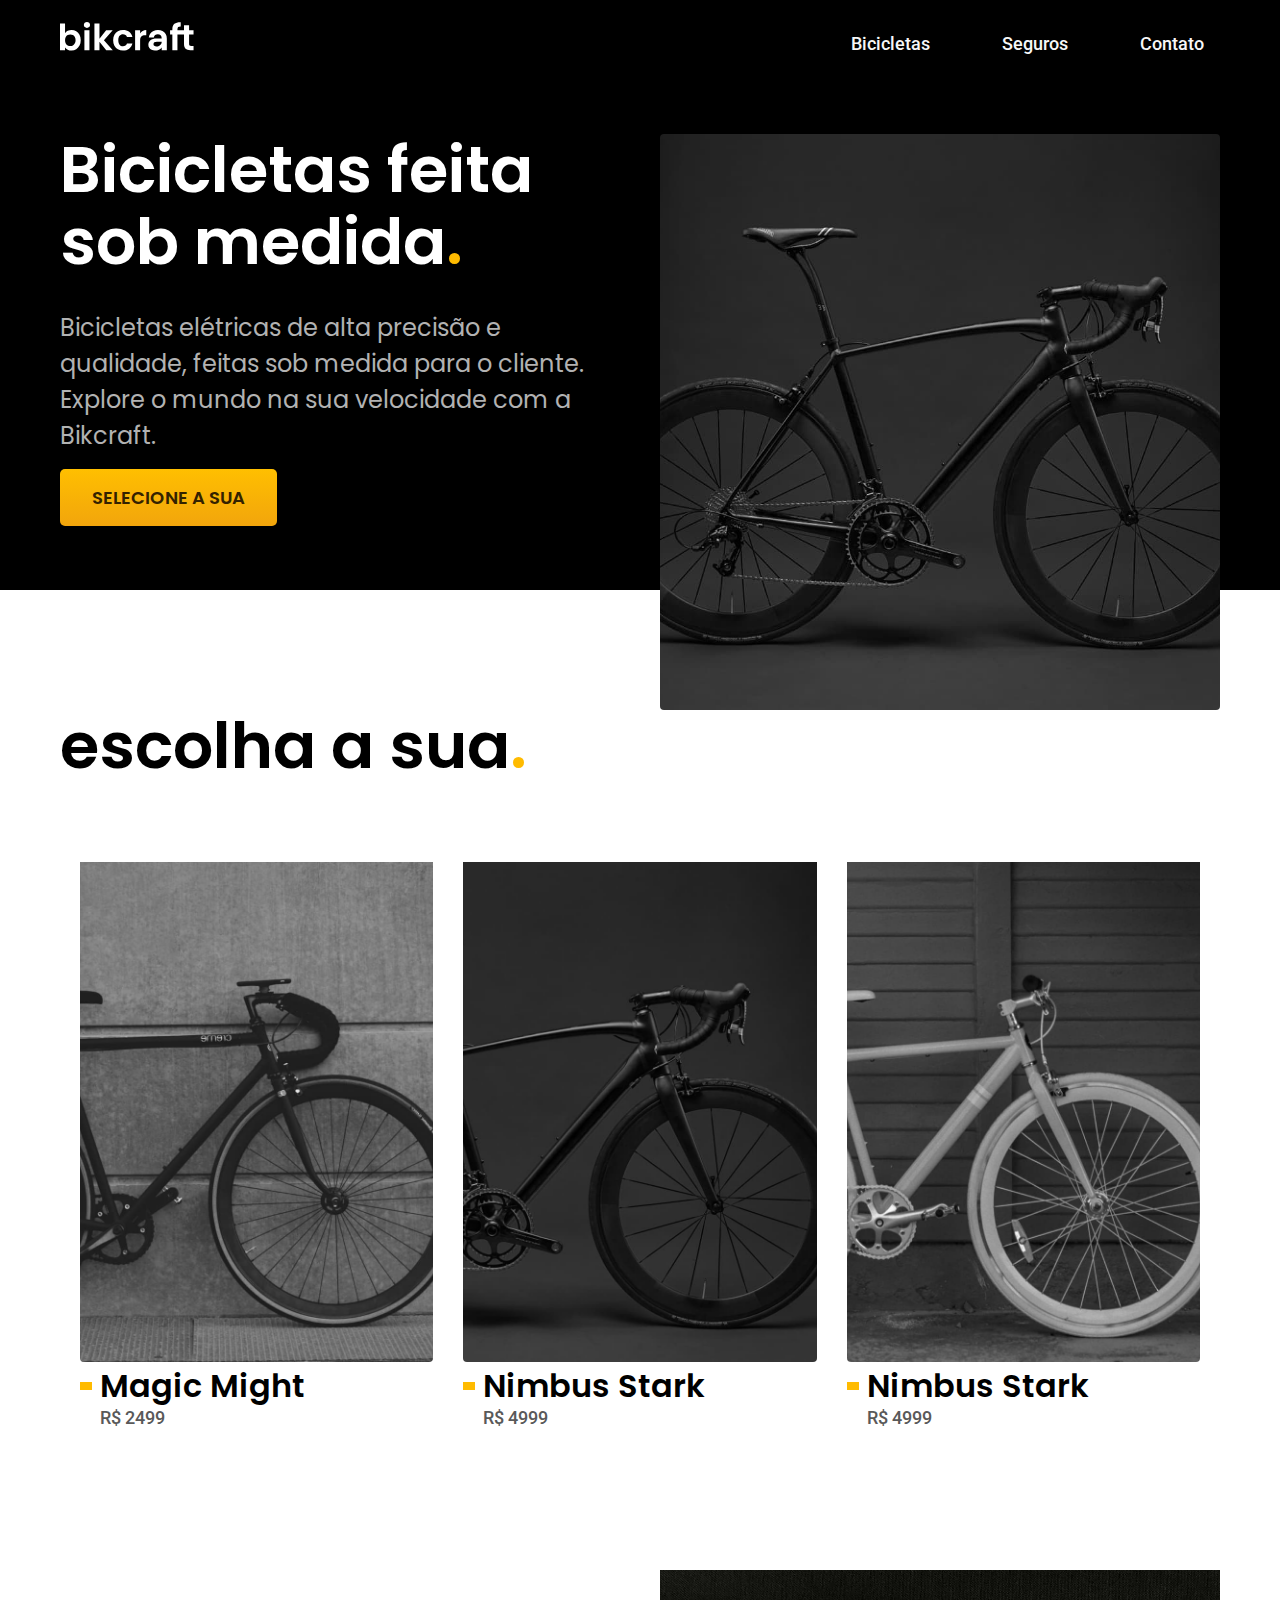
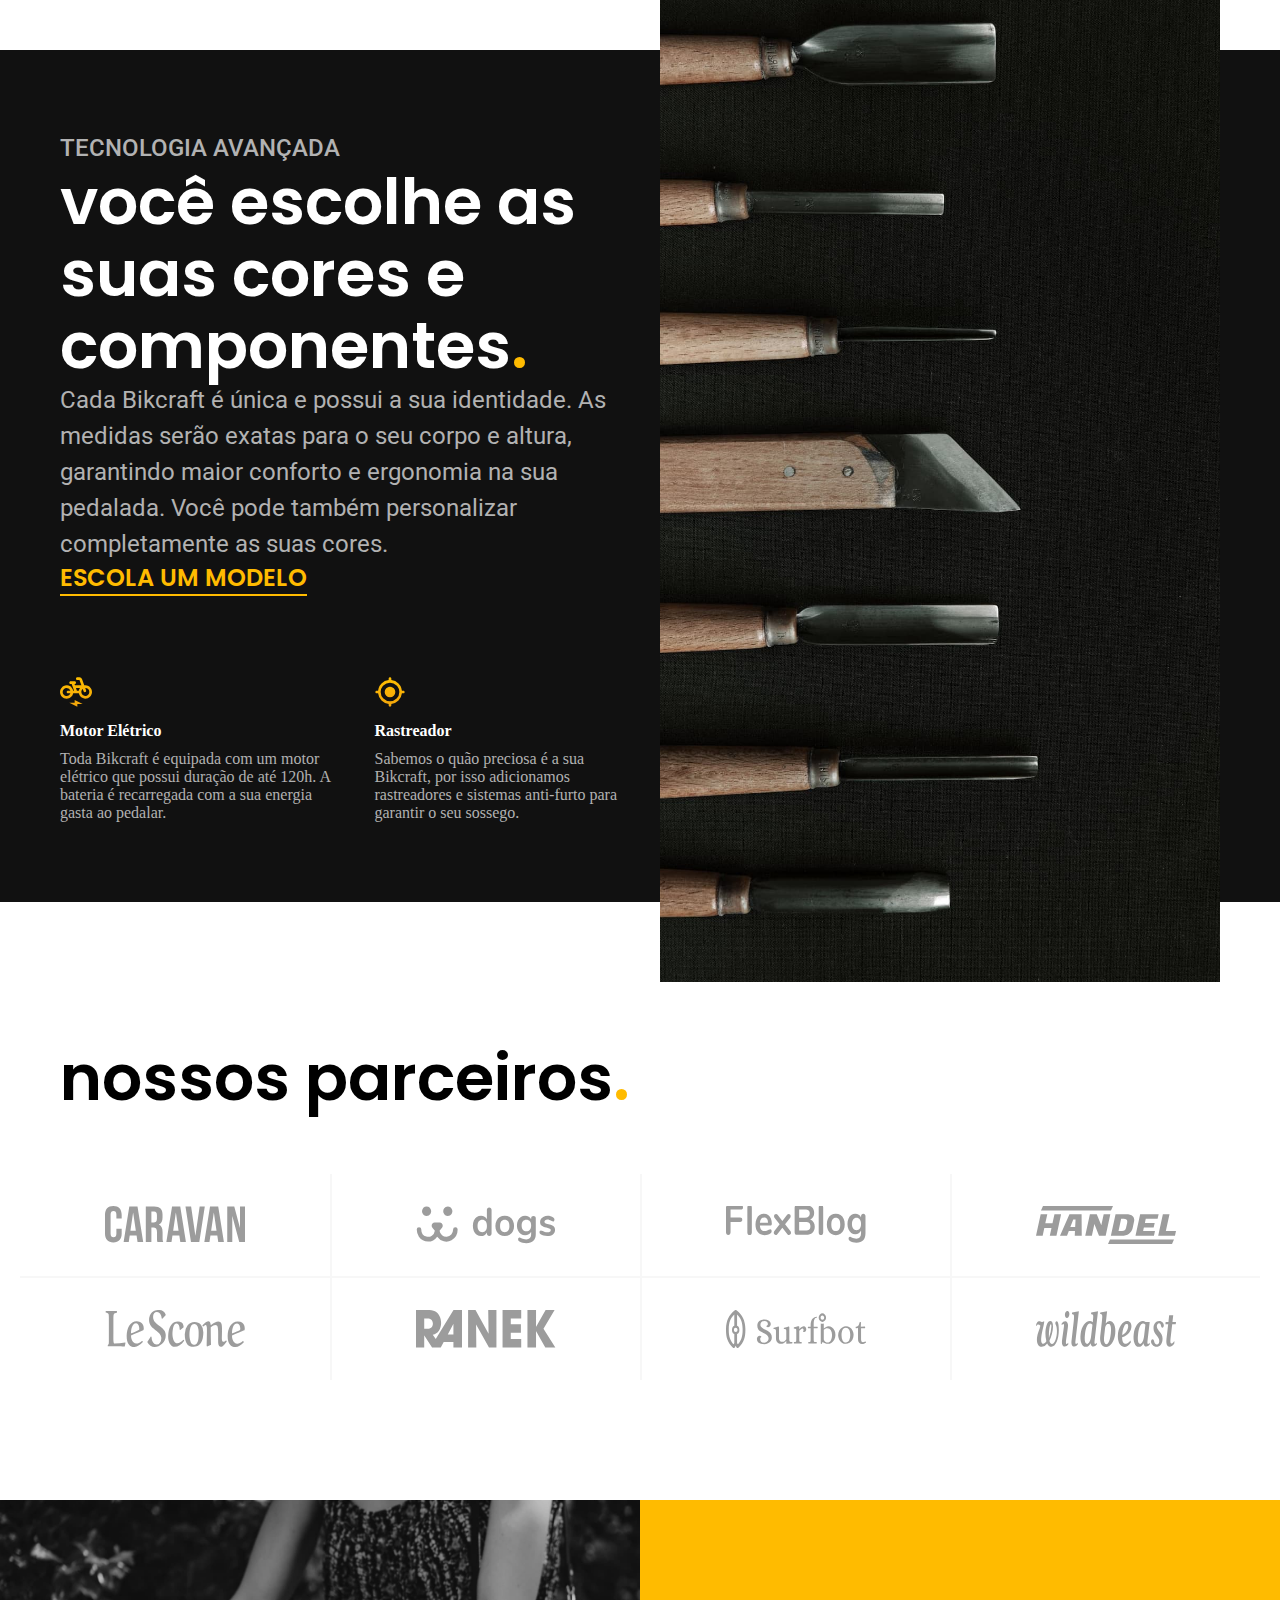
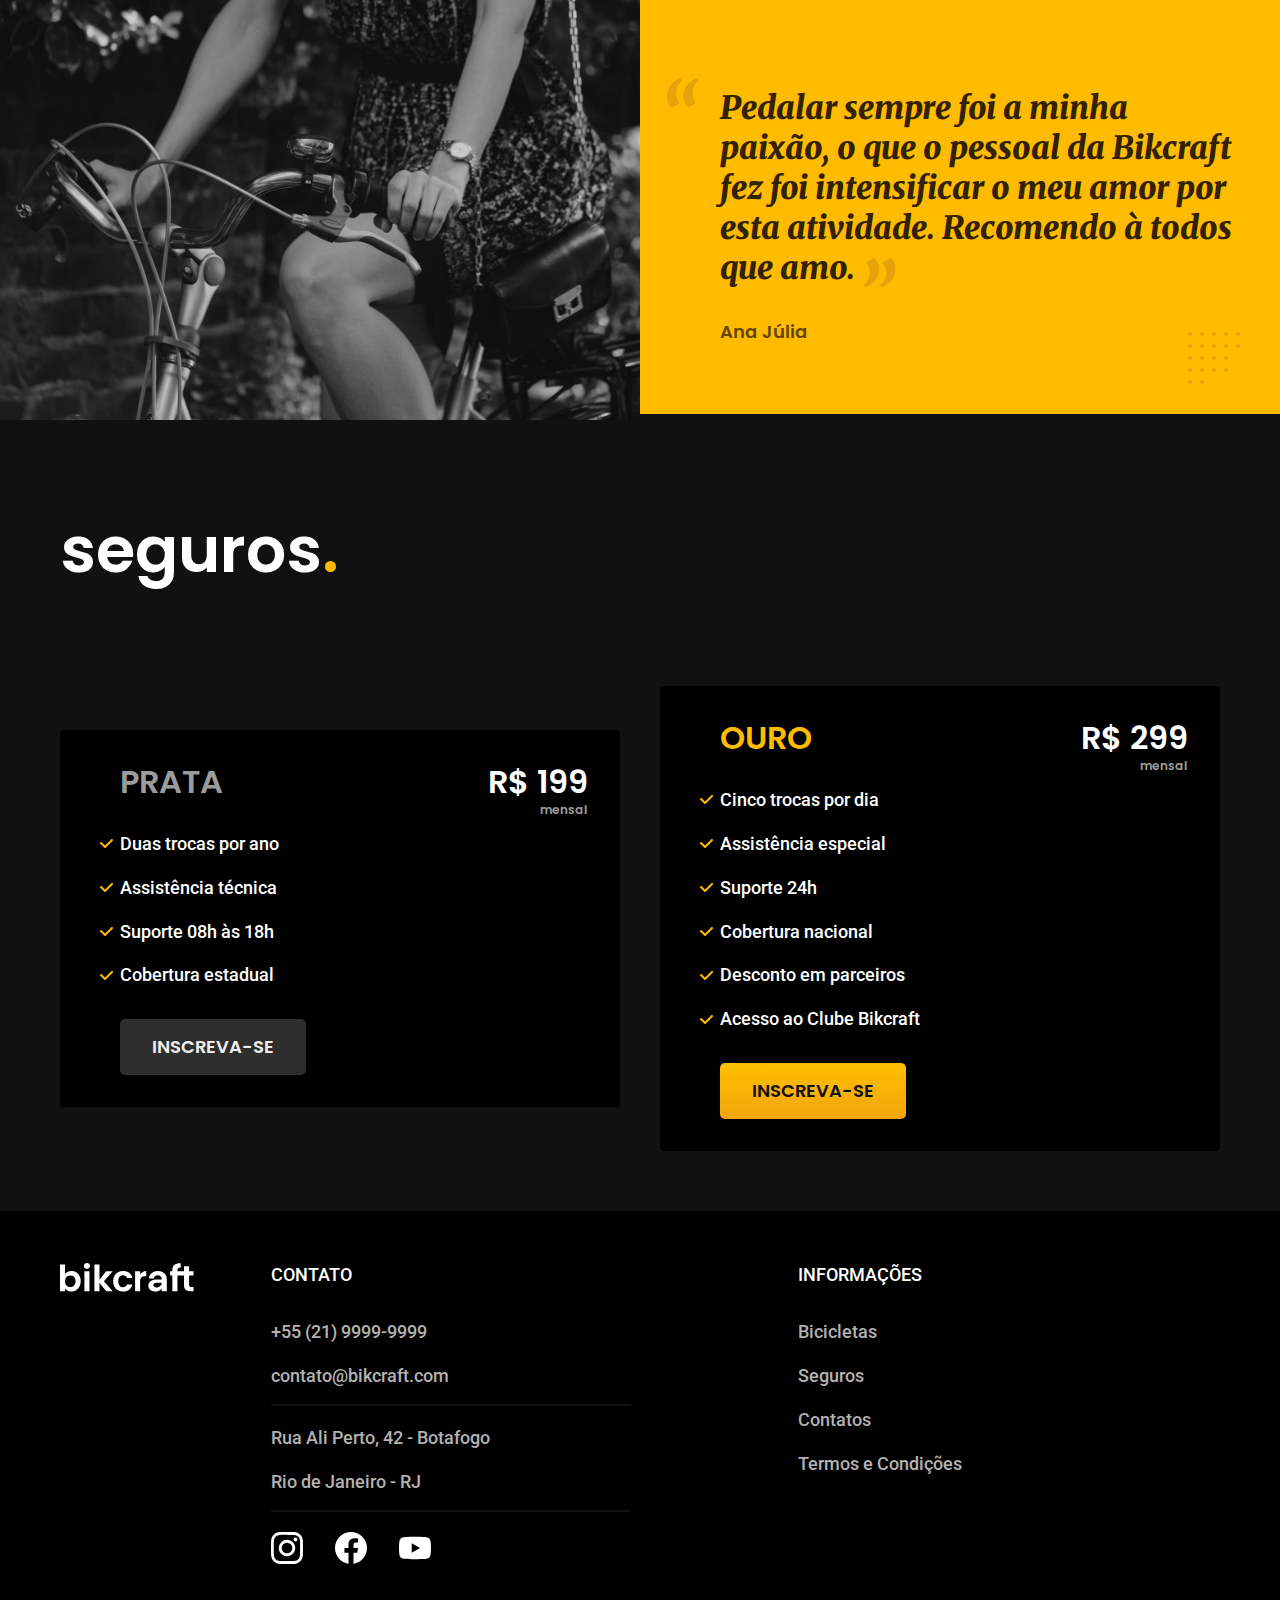
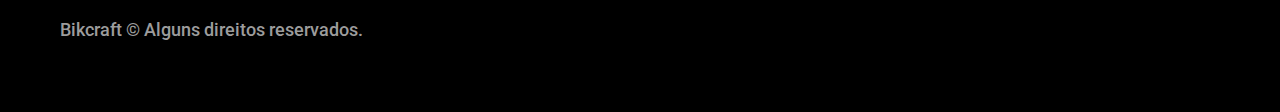
<file: index.html>
<!DOCTYPE html>
<html lang="pt-br">
<head>
    <meta charset="UTF-8">
    <meta http-equiv="X-UA-Compatible" content="IE=edge">
    <meta name="viewport" content="width=device-width, initial-scale=1.0">
    <title>Bikcraft - Bicicletas Elétricas</title>
    <link rel="stylesheet" href="css/style.css">
    <link rel="preconnect" href="https://fonts.googleapis.com">
    <link rel="preconnect" href="https://fonts.gstatic.com" crossorigin>
    <link href="https://fonts.googleapis.com/css2?family=Poppins:wght@400;500;600&family=Roboto:wght@400;500;700&display=swap" rel="stylesheet">
    <link href="https://fonts.googleapis.com/css2?family=Merriweather:wght@900&display=swap" rel="stylesheet">
</head>
<body>
    <div class="header-bg">
        <header class="header-menu">
            <a href="index.html"><img src="./img/bikcraft.svg" alt=""></a>
            <nav>
                <ul class=" font-2-m header-lista">
                    <li><a class="header-link" href="bicicletas.html">Bicicletas</a></li>
                    <li><a class="header-link" href="seguros.html">Seguros</a></li>
                    <li><a class="header-link" href="contato.html">Contato</a></li>
                </ul>
            </nav>
        </header>
    </div>


    <main class="introducao-bg">
 
        <div class="introducao container">
            <div class="introducao-conteudo ">
                <h1 class="cor-0 font-1-xxl">Bicicletas feita sob medida<span class="-cor-p1">.</span></h1>
                <p class="cor-5 font-1-l">Bicicletas elétricas de alta precisão e qualidade,  feitas sob medida para o cliente. Explore o mundo na sua velocidade com a Bikcraft.</p>
                <a class="botao -cor-p5" href="./bicicletas.html">Selecione a sua</a>
            </div>

            <div>
                <img src="./img/bicicleta/nimbus1.jpg" alt="">
            </div>
        </div>
    </main>

    <section class="bicicletas-intro container">
            <h2 class="font-1-xxl">escolha a sua<span class="ponto">.</span></h2>
            <ul class="bicicletas-lista">
                <li>
                    <a href="">
                        <img src="./img/bicicletas/magic-home.jpg" alt="">
                    </a>
                    <h3 class="font-1-xl">Magic Might</h3>
                    <span class="cor-8 font-2-m">R$ 2499</span>        
                </li>

                <li>
                    <a href="">
                        <img src="./img/bicicletas/nimbus-home.jpg" alt="">
                    </a>
                    <h3 class="font-1-xl">Nimbus Stark</h3>
                    <span class="cor-8 font-2-m">R$ 4999</span>        
                </li>

                <li>
                    <a href="">
                        <img src="./img/bicicletas/nebula-home.jpg" alt="">
                    </a>
                    <h3 class="font-1-xl">Nimbus Stark</h3>
                    <span class="cor-8 font-2-m">R$ 4999</span>        
                </li>
            </ul>
        </div>
    </section>

    <section class="tecnologia-bg">
        <div class="tecnologia-introducao container">

            <div class="tecnologia-texto">
                <h3 class="cor-5 font-2-l-b">Tecnologia Avançada</h3>
                <p class="cor-0 font-1-xxl">você escolhe as suas cores e componentes<span class="ponto">.</span></p>
                <p class="cor-5 font-2-l">Cada Bikcraft é única e possui a sua identidade. As medidas serão exatas para o seu corpo e altura, garantindo maior conforto e ergonomia na sua pedalada. Você pode também personalizar completamente as suas cores.</p>
                <a class="-cor-p1 font-1-m-b botao-dif" href="">Escola um modelo</a>
            

            
                <ul class="lista-coisas">
                    <li>
                        <img src="./img/icones/eletrica.svg" alt="">
                        <h4 class="cor-0">Motor Elétrico</h4>
                        <p class="cor-5">Toda Bikcraft é equipada com um motor elétrico que possui duração de até 120h. A bateria é recarregada com a sua energia gasta ao pedalar.</p>
                    </li>

                    <li>
                        <img src="./img/icones/rastreador.svg" alt="">
                        <h4 class="cor-0">Rastreador</h4>
                        <p class="cor-5">Sabemos o quão preciosa é a sua Bikcraft, por isso adicionamos rastreadores e sistemas anti-furto para garantir o seu sossego.</p>
                    </li>
                </ul>
            </div>
            

        <div class="tecnologia-imagem">
            <img src="./img/fotos/tecnologia.jpg" alt="">
        </div>
    
    </section>

    <section class="parceiros">
        
        <h2 class="container font-1-xxl">nossos parceiros<span class="ponto">.</span></h2>

            
        <ul class="parceiros-lista">
            <li class="leocone"><img src="./img/parceiros/caravan.svg" alt=""></li>
            <li><img src="./img/parceiros/dogs.svg" alt=""></li>
            <li><img src="./img/parceiros/flexblog.svg" alt=""></li>
            <li><img src="./img/parceiros/handel.svg" alt=""></li>
            <li  class="leocone"><img src="./img/parceiros/lescone.svg" alt=""></li>
            <li><img src="./img/parceiros/ranek.svg" alt=""></li>
            <li><img src="./img/parceiros/surfbot.svg" alt=""></li>
            <li><img src="./img/parceiros/wildbeast.svg" alt=""></li>
        </ul>
    </section>

    <section class="depoimento">
        <div class="sim">
            <img width="1560" height="1360"  src="./img/fotos/depoimento.jpg" alt="">
        </div>
        
        <div class="depoimento-texto">
            <blockquote class="font-1-xl cor-p5">
                <p class="paragrafo">Pedalar sempre foi a minha paixão, o que o pessoal da Bikcraft fez foi intensificar o meu amor por esta atividade. Recomendo à todos que amo.</p>
            </blockquote>

            <span class="font-1-m-b cor-p4 depo_span">Ana Júlia</span>
        </div>
    </section>

    <article class="seguros-bg">
        <div class="seguros container">
            <h2 class="font-1-xxl cor-0">seguros<span class="ponto">.</span></h2>
            <div class="seguros-item primeiro_um">
                <h3 class="font-1-xl cor-6">Prata</h3>
                <span class="cor-0 font-1-xl">R$ 199 <span class="cor-6 font-1-xs">mensal</span></span>
                <ul class="seguros-lista font-2-m">
                    <li>Duas trocas por ano</li>
                    <li>Assistência técnica</li>
                    <li>Suporte 08h às 18h</li>
                    <li>Cobertura estadual</li>
                </ul>
                <a class="botao-secundario" href="">Inscreva-se</a>
            </div>

            <div class="seguros-item ouro">
                <h3 class="font-1-xl">Ouro</h3>
                <span  class="cor-0 font-1-xl">R$ 299 <span class="cor-6 font-1-xs">mensal</span></span>
                <ul class="seguros-lista font-2-m">
                    <li>Cinco trocas por dia</li>
                    <li>Assistência especial</li>
                    <li>Suporte 24h</li>
                    <li>Cobertura nacional</li>
                    <li>Desconto em parceiros</li>
                    <li>Acesso ao Clube Bikcraft</li>
                </ul>
                <a class="botao" href="">Inscreva-se</a>
            </div>
        </div>
    </article>

    <footer class="footer-bg ">
        <div class="footer_container container">
            <div class="footer_logo"> 
                <img src="./img/bikcraft.svg" alt="">
            </div>
    
            <div class="footer_contato">
                <h3 class="font-2-l-b cor-0">Contato</h3>
                <ul class="lista_final apenas font-2-m">
                    <li>+55 (21) 9999-9999</li>
                    <li>contato@bikcraft.com</li>
                    <li>Rua Ali Perto, 42 - Botafogo</li>
                    <li>Rio de Janeiro - RJ</li>
                </ul>
            </div>

            <div class="socials">
                <ul class="lista_socials ">
                    <li><a href=""> <img src="./img/redes/instagram.svg" alt=""> </a></li>
                    <li><a href="">  <img src="./img/redes/facebook.svg" alt=""> </a></li>
                    <li><a href="">  <img src="./img/redes/youtube.svg" alt=""> </a></li>
                </ul>
            </div>

            <div class="footer_informacoes">
                <h3 class="font-2-l-b cor-0">Informações</h3>
                <ul class="lista_final font-2-m">
                    <li>Bicicletas</li>
                    <li>Seguros</li>
                    <li>Contatos</li>
                    <li>Termos e Condições</li>
                </ul>    
            </div>
            <p class="footer-copy font-2-m cor-6">Bikcraft © Alguns direitos reservados.</p>
        </div>

  

 


    </footer>

</body>
</html>
</file>
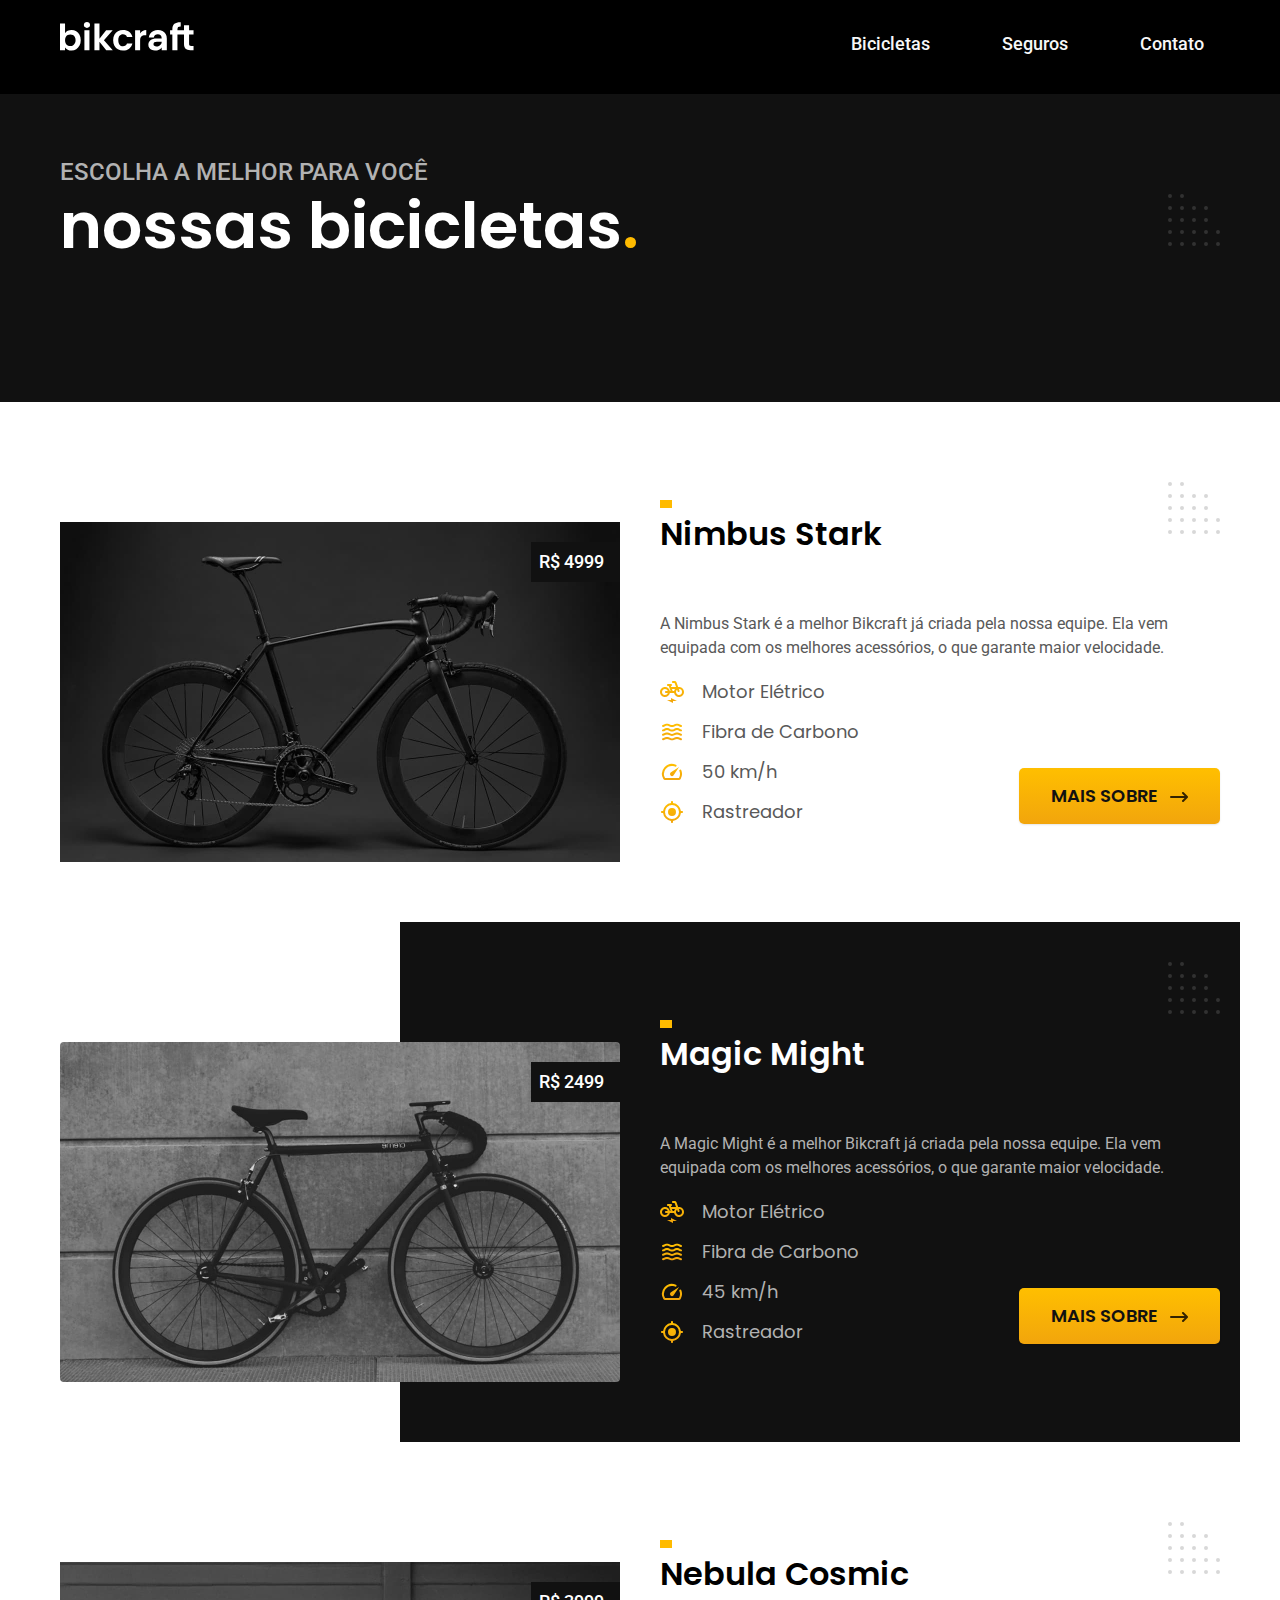
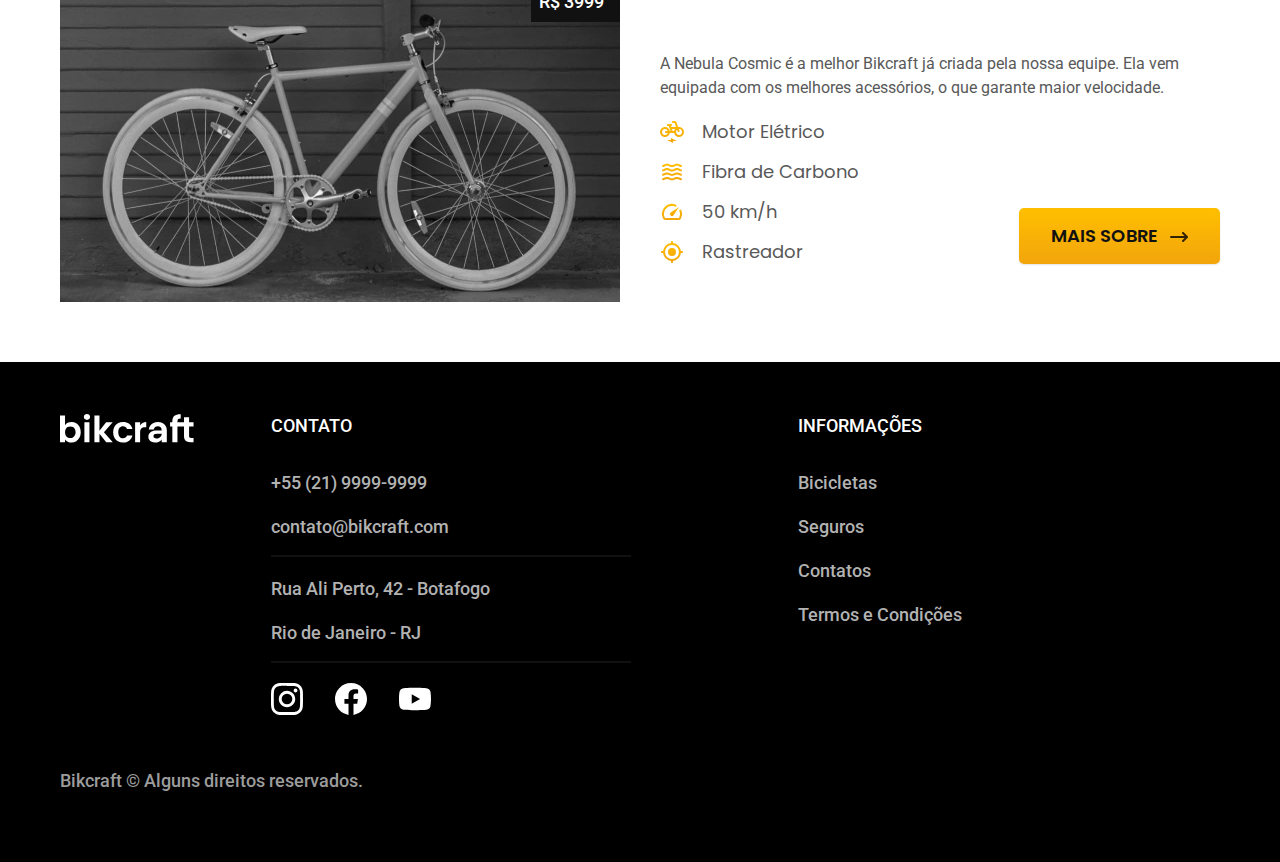
<file: bicicletas.html>
<!DOCTYPE html>
<html lang="pt-br">
<head>
    <meta charset="UTF-8">
    <meta http-equiv="X-UA-Compatible" content="IE=edge">
    <meta name="viewport" content="width=device-width, initial-scale=1.0">
    <title>Bikcraft - Bicicletas Elétricas</title>
    <link rel="stylesheet" href="css/style.css">
    <link rel="preconnect" href="https://fonts.googleapis.com">
    <link rel="preconnect" href="https://fonts.gstatic.com" crossorigin>
    <link href="https://fonts.googleapis.com/css2?family=Poppins:wght@400;500;600&family=Roboto:wght@400;500;700&display=swap" rel="stylesheet">
    <link href="https://fonts.googleapis.com/css2?family=Merriweather:wght@900&display=swap" rel="stylesheet">
</head>
<body>
    <div class="header-bg">
        <header class="header-menu">
            <a href="index.html"><img src="./img/bikcraft.svg" alt=""></a>
            <nav>
                <ul class=" font-2-m header-lista">
                    <li><a class="header-link" href="bicicletas.html">Bicicletas</a></li>
                    <li><a class="header-link"href="seguros.html">Seguros</a></li>
                    <li><a class="header-link"href="contato.html">Contato</a></li>
                </ul>
            </nav>
        </header>
    </div>

    <div class="titulo-bg">
        <div class="titulo container">
            <p class="font-2-l-b cor-5">ESCOLHA A MELHOR PARA VOCÊ</p>
            <h1 class="font-1-xxl cor-0">nossas bicicletas<span class="ponto">.</span></h1>
        </div>
    </div>

    <div class="container bicicletas-menu">
        <div class="bicicleta__imagem">
            <img  src="./img/bicicletas/nimbus.jpg" alt="">
            <span class="preco cor-0 font-2-m">R$ 4999</span>
        </div>

        <div class="bicicletas_conteudo">
            <h2 class="menorzin font-1-xxl">Nimbus Stark</h2>
            <p class="font-2-s cor-8">A Nimbus Stark é a melhor Bikcraft já criada pela nossa equipe. Ela vem equipada com os melhores acessórios, o que garante maior velocidade.</p>
            <ul class="font-1-m bicicleta-lista cor-8">
                <li>
                    <img src="./img/icones/eletrica.svg" alt="">
                    <span>Motor Elétrico</span>
                </li>

                <li>
                    <img src="./img/icones/carbono.svg" alt="">
                    <span>Fibra de Carbono</span>
                </li>

                <li>
                    <img src="./img/icones/velocidade.svg" alt="">
                    <span>50 km/h</span>
                </li>

                <li>
                    <img src="./img/icones/rastreador.svg" alt="">
                    <span>Rastreador</span>
                </li>
                
            </ul>
            <a class="botao botao-espec" href="">Mais Sobre</a>
        </div>
    </div>

    <div class="container bicicletas-menu might absoluto">
        <div class="bicicleta__imagem"> 
            <span class="preco cor-0 font-2-m">R$ 2499</span>
            <img class="bicicleta__imagem" src="./img/bicicletas/magic.jpg" alt="">
        </div>

        <div class="bicicletas_conteudo">
            <h2 class="menorzin font-1-xxl cor-0">Magic Might</h2>
            <p class="font-2-s cor-5">A Magic Might é a melhor Bikcraft já criada pela nossa equipe. Ela vem equipada com os melhores acessórios, o que garante maior velocidade.</p>
            <ul class="font-1-m bicicleta-lista cor-5">
                <li>
                    <img src="./img/icones/eletrica.svg" alt="">
                    <span>Motor Elétrico</span>
                </li>

                <li>
                    <img src="./img/icones/carbono.svg" alt="">
                    <span>Fibra de Carbono</span>
                </li>

                <li>
                    <img src="./img/icones/velocidade.svg" alt="">
                    <span>45 km/h</span>
                </li>

                <li>
                    <img src="./img/icones/rastreador.svg" alt="">
                    <span>Rastreador</span>
                </li>
                
            </ul>
            <a class="botao botao-espec" href="">Mais Sobre</a>
        </div>
    </div>

    <div class="container bicicletas-menu nebula">
        <div class="bicicleta__imagem">
            <img  src="./img/bicicletas/nebula.jpg" alt="">
            <span class="preco cor-0 font-2-m">R$ 3999</span>
        </div>

        <div class="bicicletas_conteudo">
            <h2 class="menorzin font-1-xxl">Nebula Cosmic</h2>
            <p class="font-2-s cor-8">A Nebula Cosmic é a melhor Bikcraft já criada pela nossa equipe. Ela vem equipada com os melhores acessórios, o que garante maior velocidade.</p>
            <ul class="font-1-m bicicleta-lista cor-8">
                <li>
                    <img src="./img/icones/eletrica.svg" alt="">
                    <span>Motor Elétrico</span>
                </li>

                <li>
                    <img src="./img/icones/carbono.svg" alt="">
                    <span>Fibra de Carbono</span>
                </li>

                <li>
                    <img src="./img/icones/velocidade.svg" alt="">
                    <span>50 km/h</span>
                </li>

                <li>
                    <img src="./img/icones/rastreador.svg" alt="">
                    <span>Rastreador</span>
                </li>
                
            </ul>
            <a class="botao botao-espec" href="">Mais Sobre</a>
        </div>
    </div>

    <footer class="footer-bg ">
        <div class="footer_container container">
            <div class="footer_logo"> 
                <img src="./img/bikcraft.svg" alt="">
            </div>
    
            <div class="footer_contato">
                <h3 class="font-2-l-b cor-0">Contato</h3>
                <ul class="lista_final apenas font-2-m">
                    <li>+55 (21) 9999-9999</li>
                    <li>contato@bikcraft.com</li>
                    <li>Rua Ali Perto, 42 - Botafogo</li>
                    <li>Rio de Janeiro - RJ</li>
                </ul>
            </div>

            <div class="socials">
                <ul class="lista_socials ">
                    <li><a href=""> <img src="./img/redes/instagram.svg" alt=""> </a></li>
                    <li><a href="">  <img src="./img/redes/facebook.svg" alt=""> </a></li>
                    <li><a href="">  <img src="./img/redes/youtube.svg" alt=""> </a></li>
                </ul>
            </div>

            <div class="footer_informacoes">
                <h3 class="font-2-l-b cor-0">Informações</h3>
                <ul class="lista_final font-2-m">
                    <li>Bicicletas</li>
                    <li>Seguros</li>
                    <li>Contatos</li>
                    <li>Termos e Condições</li>
                </ul>    
            </div>
            <p class="footer-copy font-2-m cor-6">Bikcraft © Alguns direitos reservados.</p>
        </div>

  

 


    </footer>

</body>
</html>
</file>
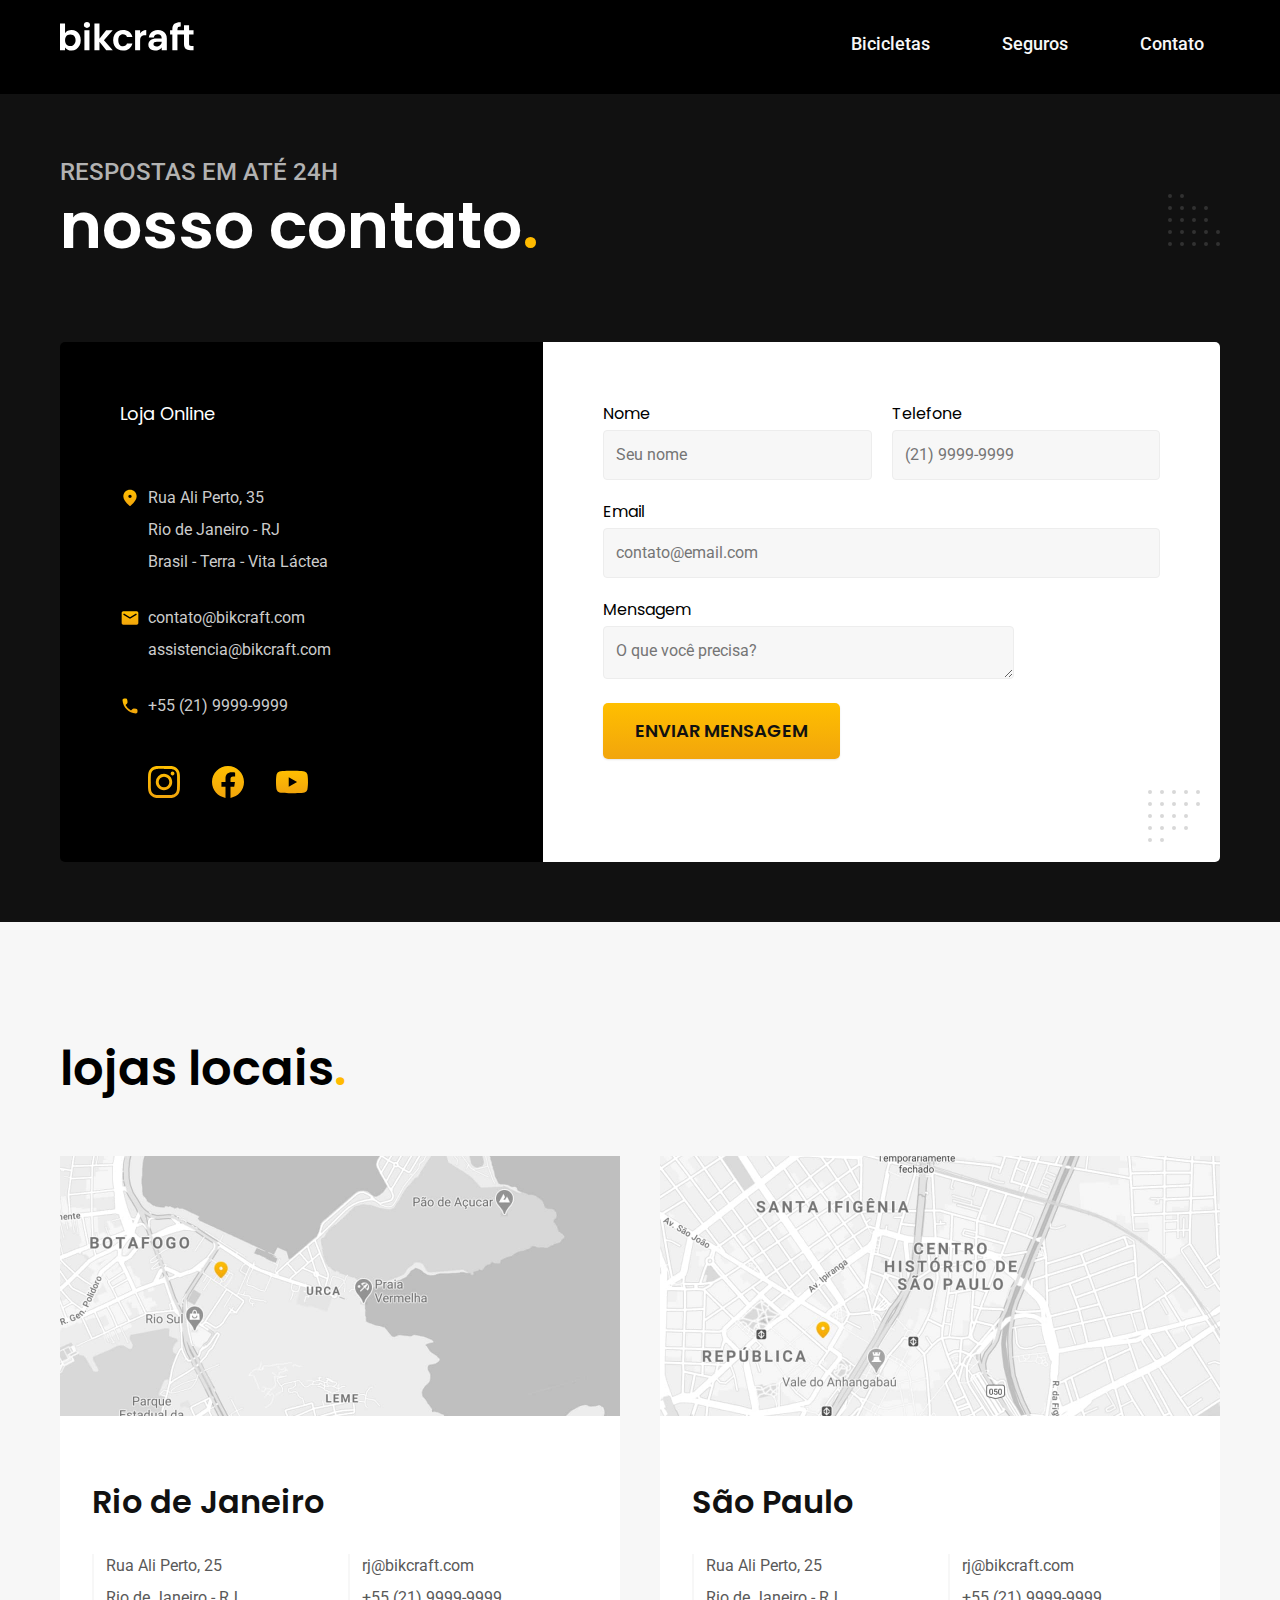
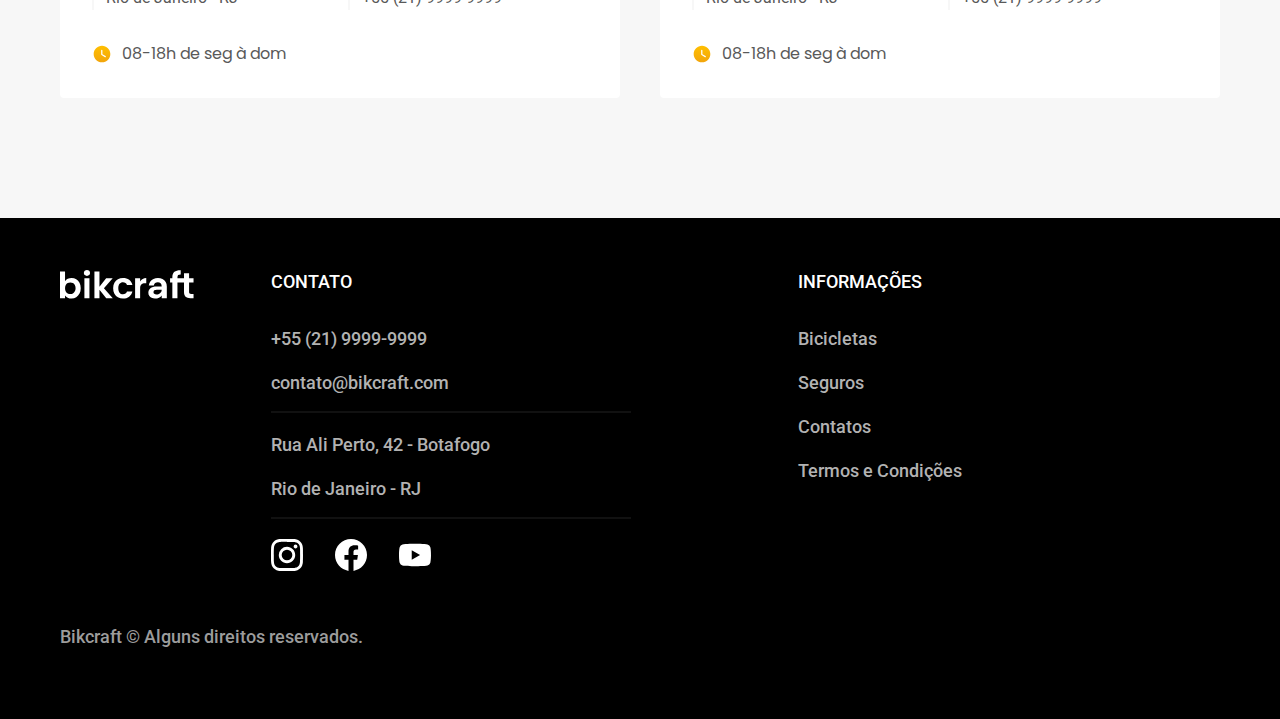
<file: contato.html>
<!DOCTYPE html>
<html lang="pt-br">
<head>
    <meta charset="UTF-8">
    <meta http-equiv="X-UA-Compatible" content="IE=edge">
    <meta name="viewport" content="width=device-width, initial-scale=1.0">
    <title>Bikcraft - Bicicletas Elétricas</title>
    <link rel="stylesheet" href="css/style.css">
    <link rel="preconnect" href="https://fonts.googleapis.com">
    <link rel="preconnect" href="https://fonts.gstatic.com" crossorigin>
    <link href="https://fonts.googleapis.com/css2?family=Poppins:wght@400;500;600&family=Roboto:wght@400;500;700&display=swap" rel="stylesheet">
    <link href="https://fonts.googleapis.com/css2?family=Merriweather:wght@900&display=swap" rel="stylesheet">
</head>
<body id="contato">
    <div class="header-bg">
        <header class="header-menu">
            <a href="index.html"><img src="./img/bikcraft.svg" alt=""></a>
            <nav>
                <ul class=" font-2-m header-lista">
                    <li><a class="header-link" href="bicicletas.html">Bicicletas</a></li>
                    <li><a class="header-link"href="seguros.html">Seguros</a></li>
                    <li><a class="header-link"href="contato.html">Contato</a></li>
                </ul>
            </nav>
        </header>
    </div>


    <article class="contato-bg titulo-bg">
        <div class="container titulo">
            <p class="font-2-l-b cor-5">RESPOSTAS EM ATÉ 24H</p>
            <h1 class="font-1-xxl cor-0">nosso contato<span class="cor-p1">.</span></h1>
        </div>

        <div class="contato container">
            <section class="contato__bg">
                <h2 class="font-1-m cor-0">Loja Online</h2>
                <div class="contato-endereco font-2-s cor-4">
                    
                    <p>Rua Ali Perto, 35</p>
                    <p>Rio de Janeiro - RJ </p>
                    <p>Brasil - Terra - Vita Láctea</p>
                </div>

                <div class="contato-email font-2-s cor-4">
                    <address>
                        <a href="">contato@bikcraft.com</a>
                        <a href="">assistencia@bikcraft.com</a>
                        <a href="" class="telefone">+55 (21) 9999-9999</a>

                    </address>
                </div>

                <div class="contato-redes">
                    <a href=""><img src="./img/redes/instagram-p.svg" alt=""></a>
                    <a href=""><img src="./img/redes/facebook-p.svg" alt=""></a>
                    <a href=""><img src="./img/redes/youtube-p.svg" alt=""></a>
                </div>

            </section>
                <section class="form-bg"">
                    <form class="form" action="">
                        <div>
                            <label for="">Nome</label>
                            <input type="text" id="nome" name="nome" placeholder="Seu nome">
                        </div>
                        <div>
                            <label for="">Telefone</label>
                            <input type="text" id="telefone" name="telefone" placeholder="(21) 9999-9999">
                        </div>
                        <div class="col-2">
                            <label for="email">Email</label>
                            <input type="emai" id="email" name="email" placeholder="contato@email.com">
                        </div>
                        <div class="col-2"">
                            <label for="">Mensagem</label>
                            <textarea name="mensagem" id="mensagem" style="width: 411px; height: 53px;" placeholder="O que você precisa?"></textarea>
                        </div>
                        <button class="botao spec col-2">Enviar Mensagem</button>
                    </form>
                </section>


        </div>

    </article>

    <article class="container lojas">
        <h2 class="font-1-xxl">lojas locais<span>.</span></h2>
        <div class="lojas-item">
            <img src="./img/lojas/rj.jpg" alt="">

            <div class="endereco_fim font-2-s cor-8">
                <h3 class="font-1-xl cor-11">Rio de Janeiro</h3>

                <div class="loja-dados">
                    <p>Rua Ali Perto, 25</p>
                    <p>Rio de Janeiro - RJ</p>
                </div>
                <div class="loja-dados">
                    <p>rj@bikcraft.com</p>
                    <p>+55 (21) 9999-9999</p>
                </div>
                
                
                <p class="lojas-tempo font-1-s">
                    <img src="./img/icones/horario.svg" alt=""> 08-18h de seg à dom
                </p>
                
            </div>
            
        </div>
        

        <div class="lojas-item">
            <img src="./img/lojas/sp.jpg" alt="">
            <div class="endereco_fim font-2-s cor-8">
                <h3 class="font-1-xl cor-11">São Paulo</h3>

                <div class="loja-dados">
                    <p>Rua Ali Perto, 25</p>
                    <p>Rio de Janeiro - RJ</p>
                </div>
                <div class="loja-dados">
                    <p>rj@bikcraft.com</p>
                    <p>+55 (21) 9999-9999</p>
                </div>
                <p class="lojas-tempo font-1-s">
                    <img src="./img/icones/horario.svg" alt=""> 08-18h de seg à dom
                </p>
                
            </div>
        </div>

        
    </article>

    <footer class="footer-bg ">
        <div class="footer_container container">
            <div class="footer_logo"> 
                <img src="./img/bikcraft.svg" alt="">
            </div>
    
            <div class="footer_contato">
                <h3 class="font-2-l-b cor-0">Contato</h3>
                <ul class="lista_final apenas font-2-m">
                    <li>+55 (21) 9999-9999</li>
                    <li>contato@bikcraft.com</li>
                    <li>Rua Ali Perto, 42 - Botafogo</li>
                    <li>Rio de Janeiro - RJ</li>
                </ul>
            </div>

            <div class="socials">
                <ul class="lista_socials ">
                    <li><a href=""> <img src="./img/redes/instagram.svg" alt=""> </a></li>
                    <li><a href="">  <img src="./img/redes/facebook.svg" alt=""> </a></li>
                    <li><a href="">  <img src="./img/redes/youtube.svg" alt=""> </a></li>
                </ul>
            </div>

            <div class="footer_informacoes">
                <h3 class="font-2-l-b cor-0">Informações</h3>
                <ul class="lista_final font-2-m">
                    <li>Bicicletas</li>
                    <li>Seguros</li>
                    <li>Contatos</li>
                    <li>Termos e Condições</li>
                </ul>    
            </div>
            <p class="footer-copy font-2-m cor-6">Bikcraft © Alguns direitos reservados.</p>
        </div>

  

 


    </footer>

</body>
</html>
</file>
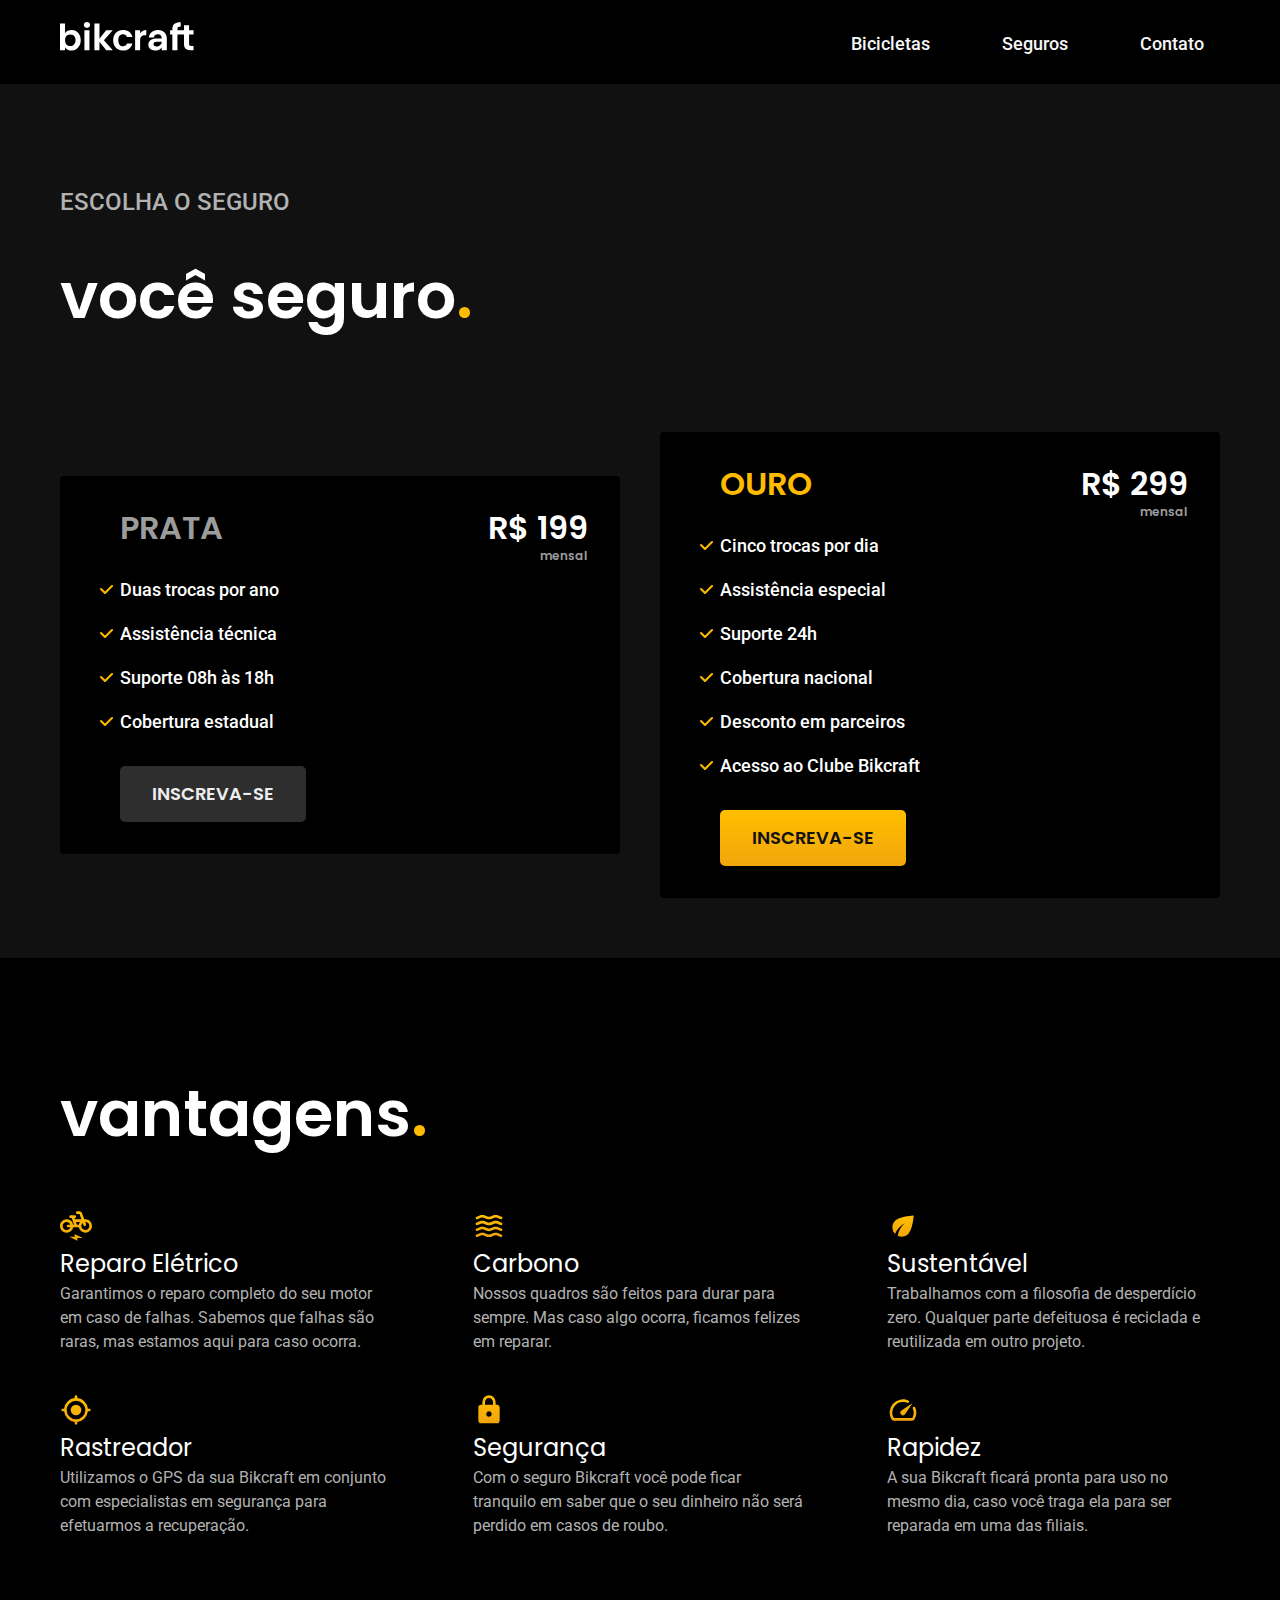
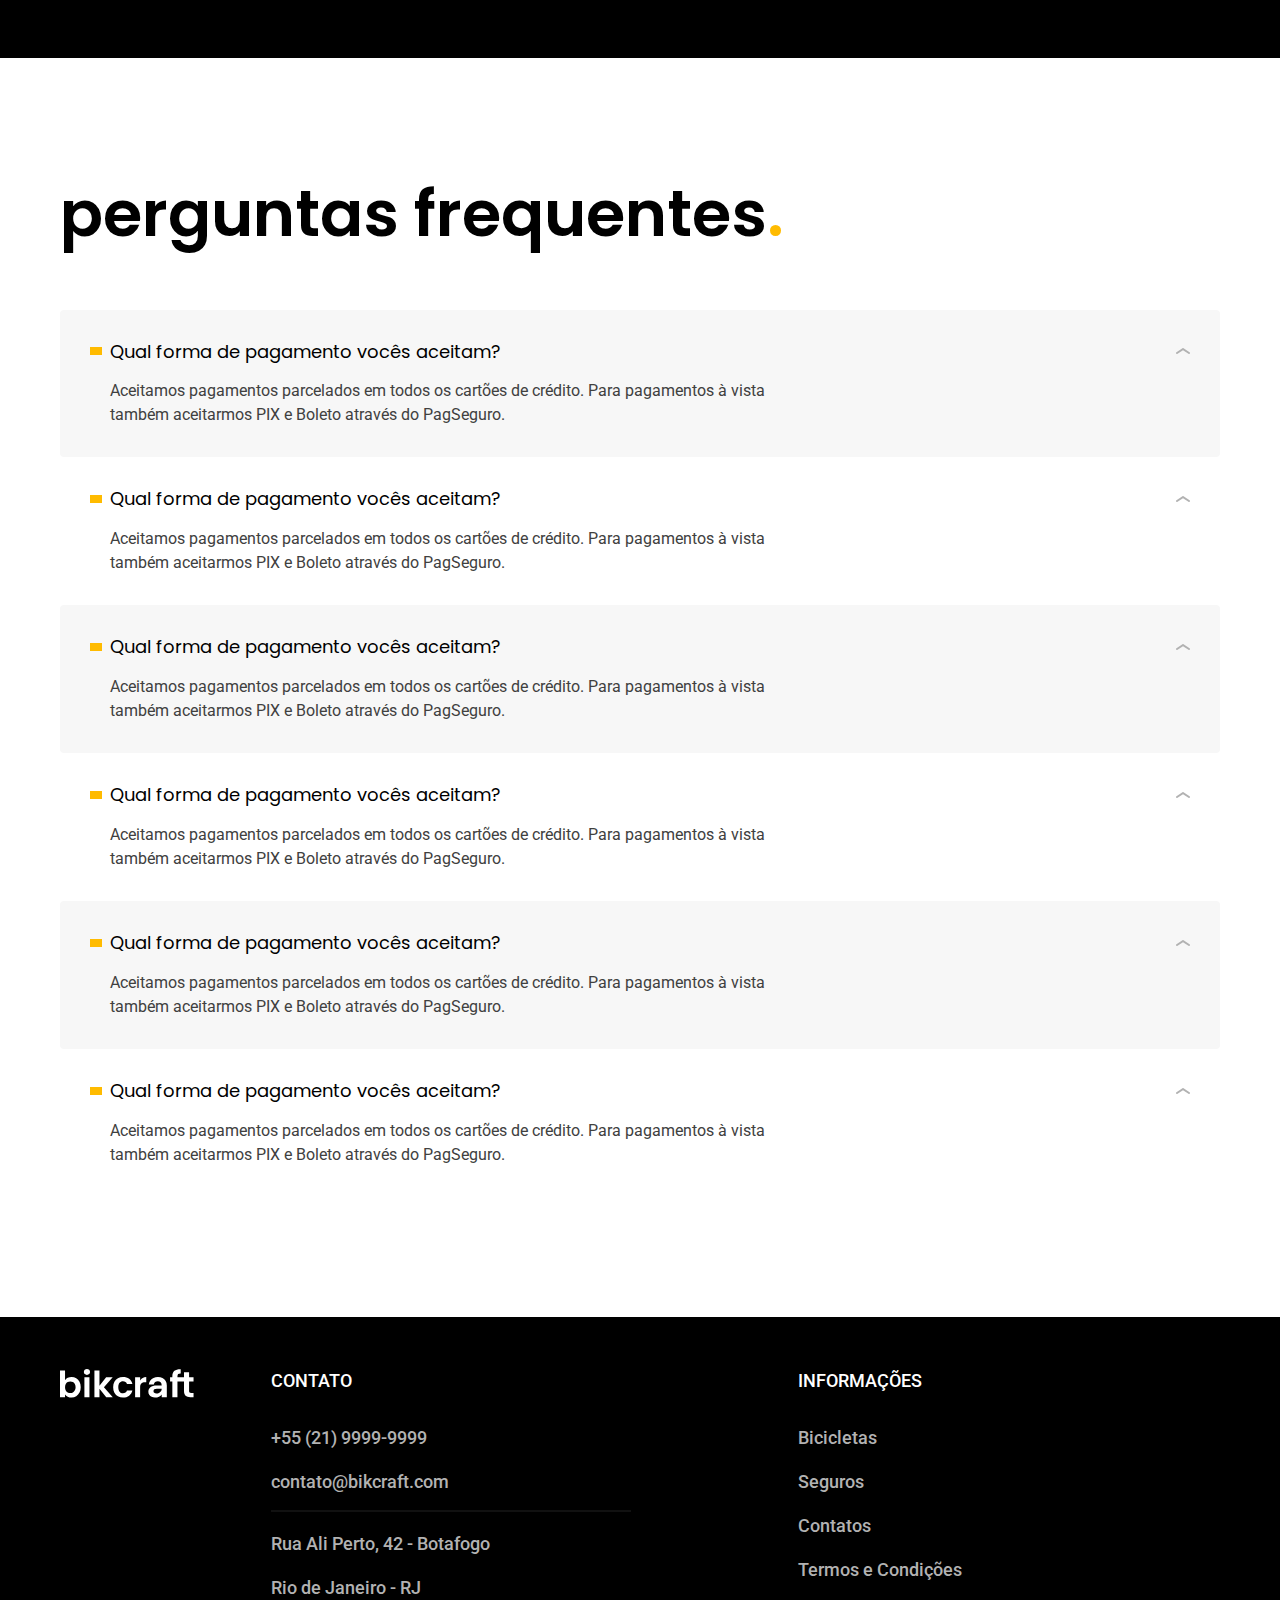
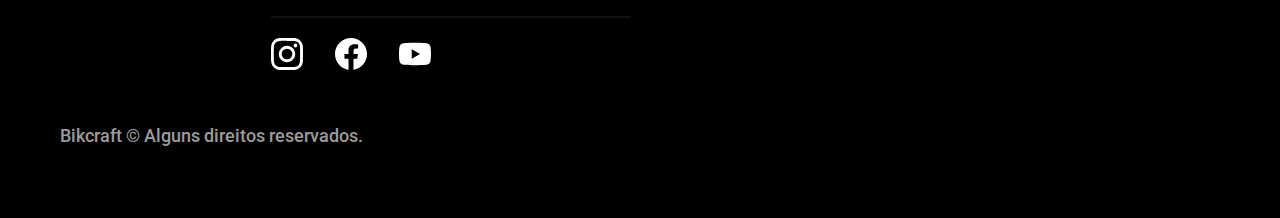
<file: seguros.html>
<!DOCTYPE html>
<html lang="pt-br">
<head>
    <meta charset="UTF-8">
    <meta http-equiv="X-UA-Compatible" content="IE=edge">
    <meta name="viewport" content="width=device-width, initial-scale=1.0">
    <title>Bikcraft - Bicicletas Elétricas</title>
    <link rel="stylesheet" href="css/style.css">
    <link rel="preconnect" href="https://fonts.googleapis.com">
    <link rel="preconnect" href="https://fonts.gstatic.com" crossorigin>
    <link href="https://fonts.googleapis.com/css2?family=Poppins:wght@400;500;600&family=Roboto:wght@400;500;700&display=swap" rel="stylesheet">
    <link href="https://fonts.googleapis.com/css2?family=Merriweather:wght@900&display=swap" rel="stylesheet">
</head>
<body>
    <div class="header-bg">
        <header class="header-menu">
            <a href="index.html"><img src="./img/bikcraft.svg" alt=""></a>
            <nav>
                <ul class=" font-2-m header-lista">
                    <li><a class="header-link" href="bicicletas.html">Bicicletas</a></li>
                    <li><a class="header-link"href="seguros.html">Seguros</a></li>
                    <li><a class="header-link"href="contato.html">Contato</a></li>
                </ul>
            </nav>
        </header>
    </div>



    <article class="seguros-bg">
        <div class="seguros container">
            <p class="font-2-l-b cor-5">escolha o seguro</p>
            <h2 class="font-1-xxl cor-0">você seguro<span class="ponto">.</span></h2>
            <div class="seguros-item primeiro_um">
                <h3 class="font-1-xl cor-6">Prata</h3>
                <span class="cor-0 font-1-xl">R$ 199 <span class="cor-6 font-1-xs">mensal</span></span>
                <ul class="seguros-lista font-2-m">
                    <li>Duas trocas por ano</li>
                    <li>Assistência técnica</li>
                    <li>Suporte 08h às 18h</li>
                    <li>Cobertura estadual</li>
                </ul>
                <a class="botao-secundario" href="">Inscreva-se</a>
            </div>

            <div class="seguros-item ouro">
                <h3 class="font-1-xl">Ouro</h3>
                <span  class="cor-0 font-1-xl">R$ 299 <span class="cor-6 font-1-xs">mensal</span></span>
                <ul class="seguros-lista font-2-m">
                    <li>Cinco trocas por dia</li>
                    <li>Assistência especial</li>
                    <li>Suporte 24h</li>
                    <li>Cobertura nacional</li>
                    <li>Desconto em parceiros</li>
                    <li>Acesso ao Clube Bikcraft</li>
                </ul>
                <a class="botao" href="">Inscreva-se</a>
            </div>
        </div>
    </article>

    <article class="vantagens-bg">
        <div class="vantagens_container container">
            <h2 class="font-1-xxl cor-0">vantagens<span class="cor-p1">.</span></h2>
            <ul class="vantagens-lista">
                <li class="eletrica">
                    <img src="./img/icones/eletrica.svg" alt="">
                    <h3 class="font-1-l cor-0">Reparo Elétrico</h3>
                    <p class="font-2-s cor-5">Garantimos o reparo completo do seu motor em caso de falhas. Sabemos que falhas são raras, mas estamos aqui para caso ocorra.</p>
                </li>

                <li>
                    <img src="./img/icones/carbono.svg" alt="">
                    <h3 class="font-1-l cor-0"> Carbono</h3>
                    <p class="font-2-s cor-5">Nossos quadros são feitos para durar para sempre. Mas caso algo ocorra, ficamos felizes em reparar.</p>
                <li>
                    <img src="./img/icones/sustentavel.svg" alt="">
                    <h3 class="font-1-l cor-0">Sustentável</h3>
                    <p class="font-2-s cor-5">Trabalhamos com a filosofia de desperdício zero. Qualquer parte defeituosa é reciclada e reutilizada em outro projeto.</p>
                </li>

                <li>
                    <img src="./img/icones/rastreador.svg" alt="">
                    <h3 class="font-1-l cor-0">Rastreador</h3>
                    <p class="font-2-s cor-5">Utilizamos o GPS da sua Bikcraft em conjunto com especialistas em segurança para efetuarmos a recuperação.</p>
                </li>

                <li>
                    <img src="./img/icones/seguro.svg" alt="">
                    <h3 class="font-1-l cor-0">Segurança</h3>
                    <p class="font-2-s cor-5">Com o seguro Bikcraft você pode ficar tranquilo em saber que o seu dinheiro não será perdido em casos de roubo.</p>
                </li>
                
                <li>
                    <img src="./img/icones/velocidade.svg" alt="">
                    <h3 class="font-1-l cor-0">Rapidez</h3>
                    <p class="font-2-s cor-5">A sua Bikcraft ficará pronta para uso no mesmo dia, caso você traga ela para ser reparada em uma das filiais.</p>
                </li>
            </ul>               

        </div>
    </article>

    <article>
        <div class="container perguntas">
            <h2 class="font-1-xxl">perguntas frequentes<span class="ponto">.</span></h2>
            <dl>
                <div>
                    <dt class="font-1-m">Qual forma de pagamento vocês aceitam?</dt>
                    <dd class="font-2-s cor-9">Aceitamos pagamentos parcelados em todos os cartões de crédito. Para pagamentos à vista também aceitarmos PIX e Boleto através do PagSeguro.</dd>
                </div>

                <div>
                    <dt class="font-1-m">Qual forma de pagamento vocês aceitam?</dt>
                    <dd class="font-2-s cor-9">Aceitamos pagamentos parcelados em todos os cartões de crédito. Para pagamentos à vista também aceitarmos PIX e Boleto através do PagSeguro.</dd>
                </div>

                <div>
                    <dt class="font-1-m">Qual forma de pagamento vocês aceitam?</dt>
                    <dd class="font-2-s cor-9">Aceitamos pagamentos parcelados em todos os cartões de crédito. Para pagamentos à vista também aceitarmos PIX e Boleto através do PagSeguro.</dd>
                </div>

                <div>
                    <dt class="font-1-m">Qual forma de pagamento vocês aceitam?</dt>
                    <dd class="font-2-s cor-9">Aceitamos pagamentos parcelados em todos os cartões de crédito. Para pagamentos à vista também aceitarmos PIX e Boleto através do PagSeguro.</dd>
                </div>

                <div>
                    <dt class="font-1-m">Qual forma de pagamento vocês aceitam?</dt>
                    <dd class="font-2-s cor-9">Aceitamos pagamentos parcelados em todos os cartões de crédito. Para pagamentos à vista também aceitarmos PIX e Boleto através do PagSeguro.</dd>
                </div>

                <div>
                    <dt class="font-1-m">Qual forma de pagamento vocês aceitam?</dt>
                    <dd class="font-2-s cor-9">Aceitamos pagamentos parcelados em todos os cartões de crédito. Para pagamentos à vista também aceitarmos PIX e Boleto através do PagSeguro.</dd>
                </div>
            </dl>
        </div>
    </article>




    <footer class="footer-bg ">
        <div class="footer_container container">
            <div class="footer_logo"> 
                <img src="./img/bikcraft.svg" alt="">
            </div>
    
            <div class="footer_contato">
                <h3 class="font-2-l-b cor-0">Contato</h3>
                <ul class="lista_final apenas font-2-m">
                    <li>+55 (21) 9999-9999</li>
                    <li>contato@bikcraft.com</li>
                    <li>Rua Ali Perto, 42 - Botafogo</li>
                    <li>Rio de Janeiro - RJ</li>
                </ul>
            </div>

            <div class="socials">
                <ul class="lista_socials ">
                    <li><a href=""> <img src="./img/redes/instagram.svg" alt=""> </a></li>
                    <li><a href="">  <img src="./img/redes/facebook.svg" alt=""> </a></li>
                    <li><a href="">  <img src="./img/redes/youtube.svg" alt=""> </a></li>
                </ul>
            </div>

            <div class="footer_informacoes">
                <h3 class="font-2-l-b cor-0">Informações</h3>
                <ul class="lista_final font-2-m">
                    <li>Bicicletas</li>
                    <li>Seguros</li>
                    <li>Contatos</li>
                    <li>Termos e Condições</li>
                </ul>    
            </div>
            <p class="footer-copy font-2-m cor-6">Bikcraft © Alguns direitos reservados.</p>
        </div>

  

 


    </footer>

</body>
</html>
</file>
<file: css/style.css>
/* reset */
@import "./global/global.css";
/* header */
@import "./global/header.css";

/* utilidades */

@import "./utilidades/cores.css";
@import "./utilidades/tipografia.css";

@import "./home/introducao.css";
@import "./home/section1.css";
@import "./home/section2.css";
@import "./home/parceiros.css";
@import "./home/depoimento.css";
@import "./home/seguros.css";
@import "./home/footer.css";
@import "./home/bicicletas.css";
@import "./home/seguros-pagina.css";
@import "./home/contato.css";
</file>
